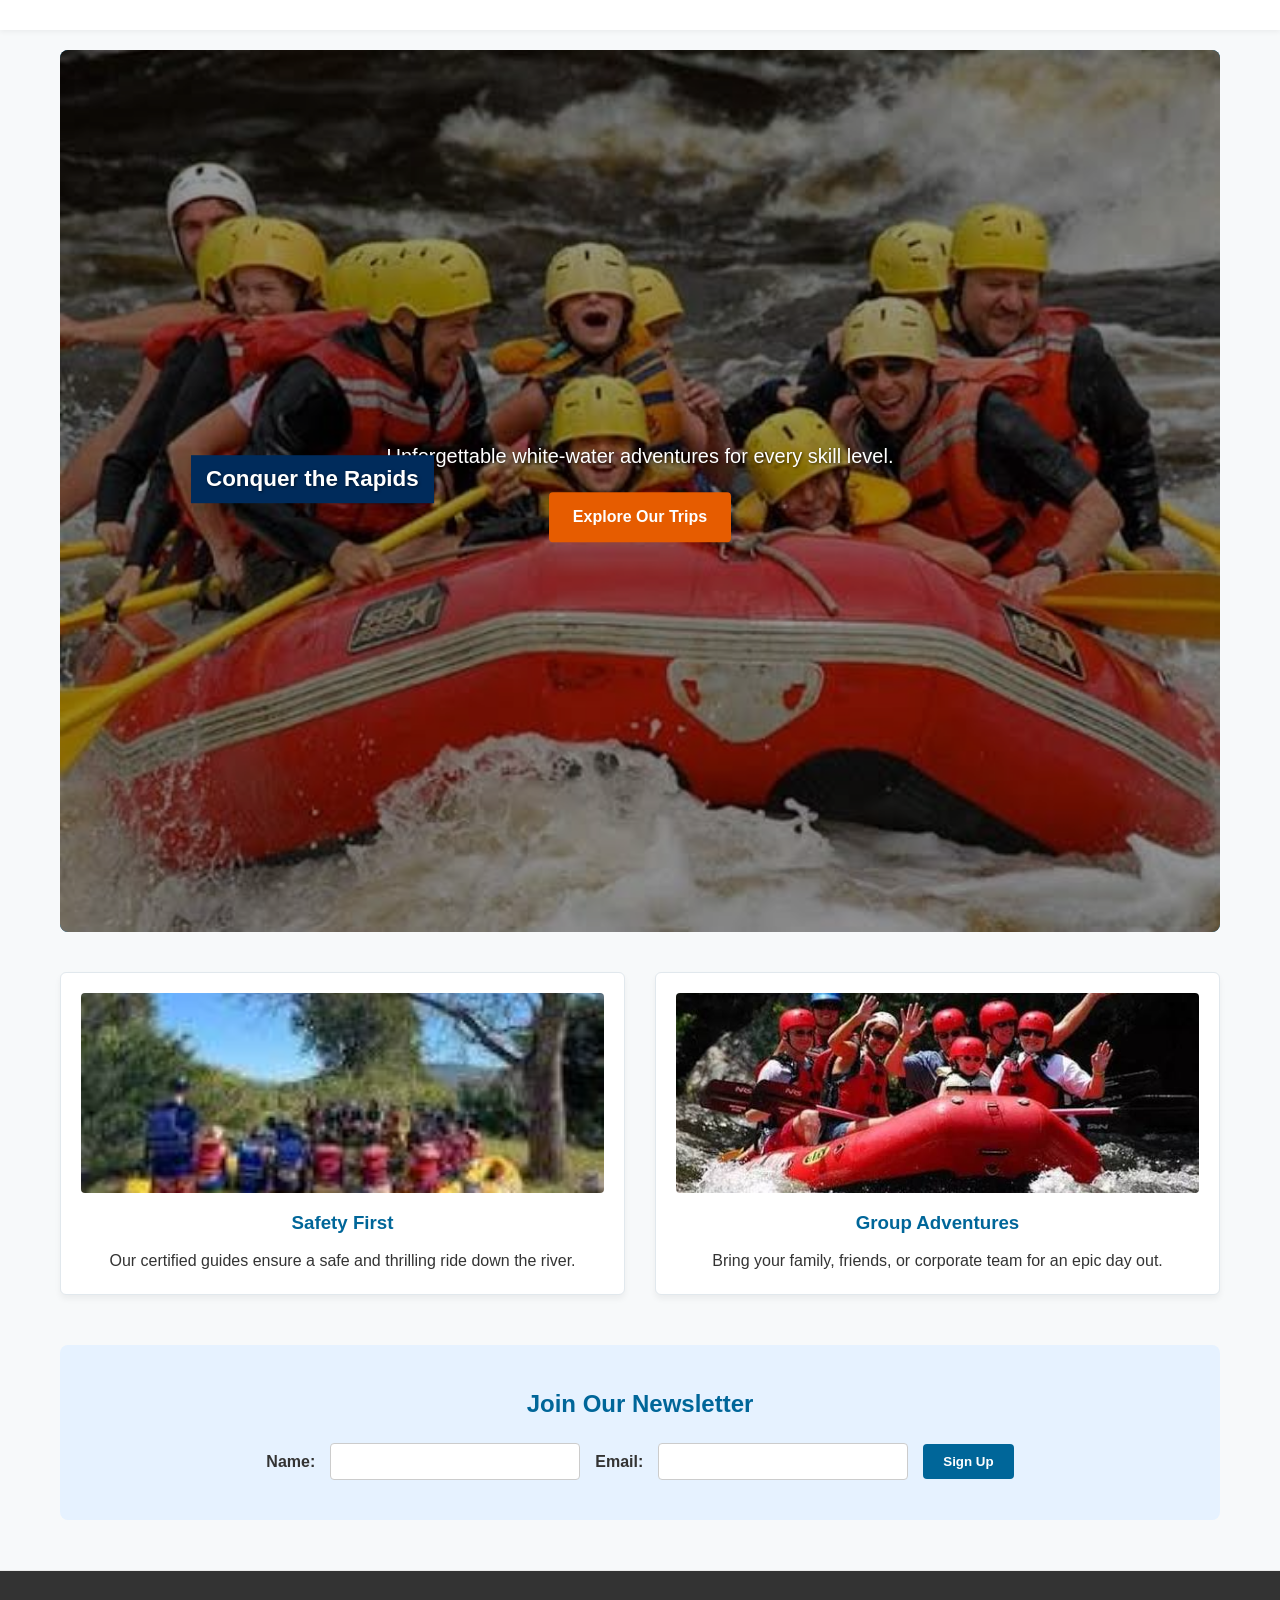
<file: wwr/index.html>
<!DOCTYPE html>
<html lang="en">
<head>
    <meta charset="UTF-8">
    <meta name="viewport" content="width=device-width, initial-scale=1.0">
    <meta name="description" content="Welcome to SwiftWater Rafting. Discover thrilling white-water rafting trips, experienced guides, and unforgettable river adventures.">
    <title>White Water Rafting Home - SwiftWater Rafting</title>
    <link rel="stylesheet" href="styles/rafting.css">
</head>
<body>
    <header>
        <!-- Same header/nav as about, contact, trips -->
    </header>
    <main>
        <section class="hero">
            <img src="images/hero-banner.jpg" alt="Rafting team navigating rapids">
            <div class="hero-msg">
                <h1>Conquer the Rapids</h1>
                <p>Unforgettable white-water adventures for every skill level.</p>
                <a href="trips.html" class="cta-button">Explore Our Trips</a>
            </div>
        </section>

        <section class="home-grid">
            <div class="grid-card">
                <img src="images/safety-briefing.jpg" alt="Safety briefing">
                <h3>Safety First</h3>
                <p>Our certified guides ensure a safe and thrilling ride down the river.</p>
            </div>
            <div class="grid-card">
                <img src="images/group_rafting.jpg" alt="Group rafting fun">
                <h3>Group Adventures</h3>
                <p>Bring your family, friends, or corporate team for an epic day out.</p>
            </div>
        </section>

        <section class="newsletter">
            <h2>Join Our Newsletter</h2>
            <form action="#" method="get">
                <label for="name">Name:</label>
                <input type="text" id="name" name="name" required>
                <label for="email">Email:</label>
                <input type="email" id="email" name="email" required>
                <button type="submit">Sign Up</button>
            </form>
        </section>
    </main>
    <footer>
        <!-- Same footer as other pages -->
    </footer>
</body>
</html>
</file>
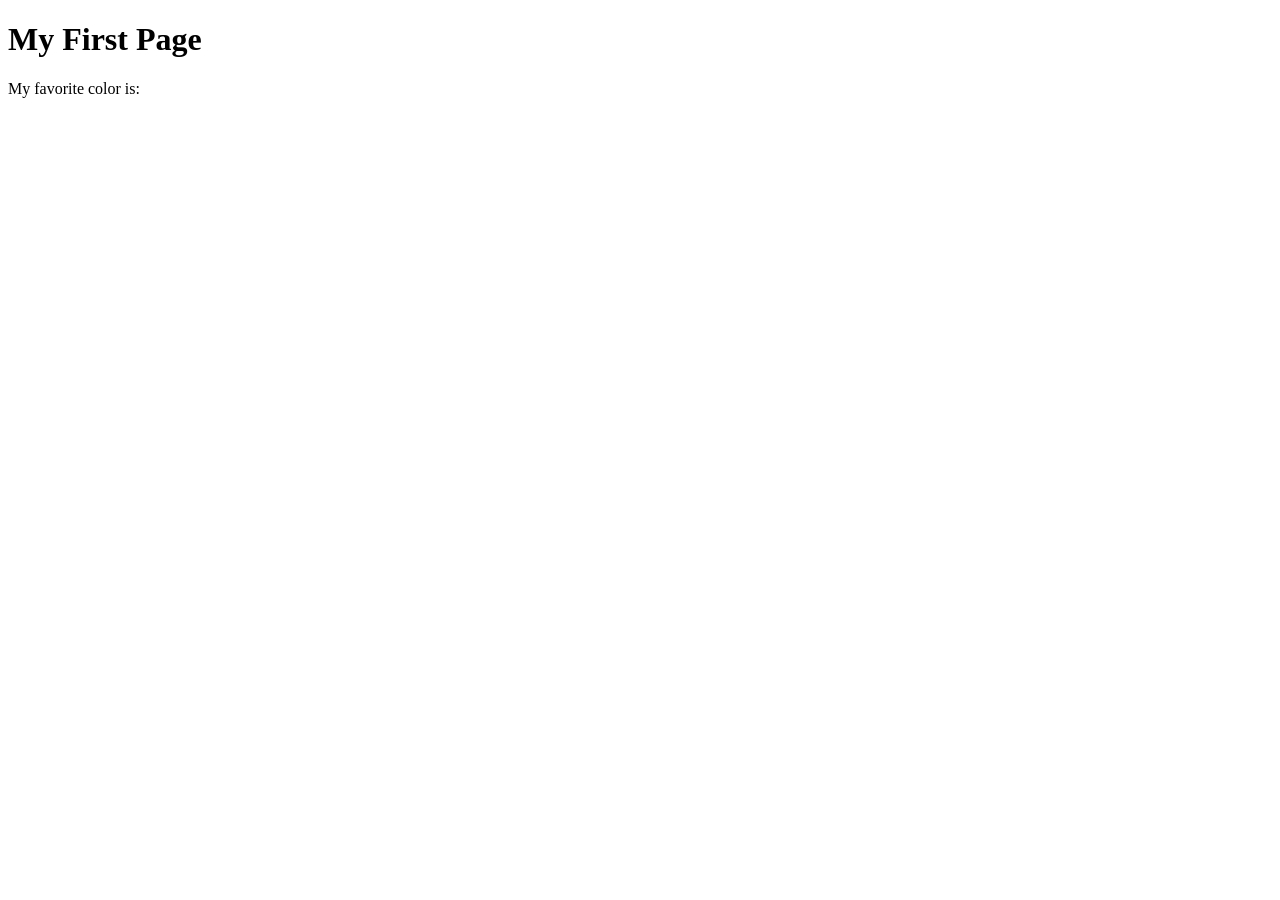
<file: week01/first-page.html>
<!DOCTYPE html>
<html lang="en">
<head>
    <meta charset="UTF-8">
    <meta name="viewport" content="width=device-width, initial-scale=1.0">
    <title>My First Page</title>
</head>
<body>
    <h1>My First Page</h1>
    <p>My favorite color is: </p>
</body>
</html>
</file>
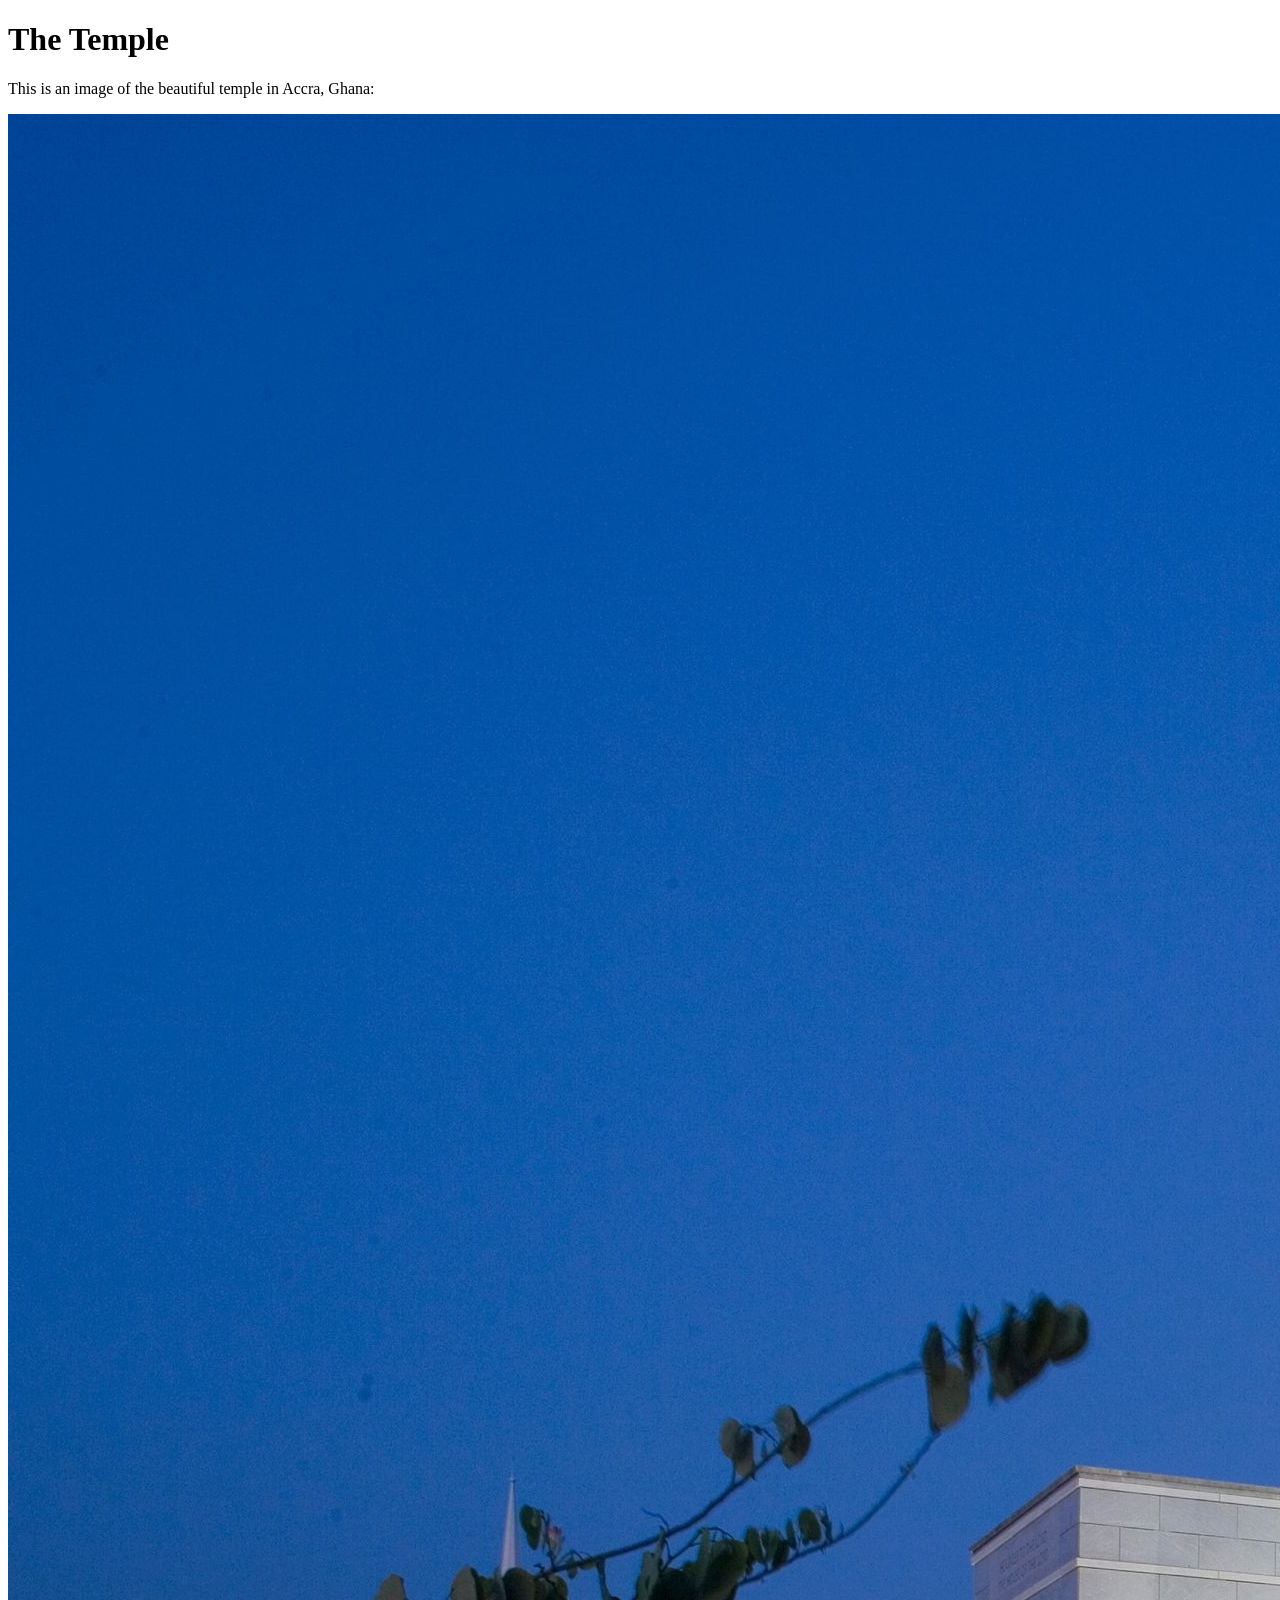
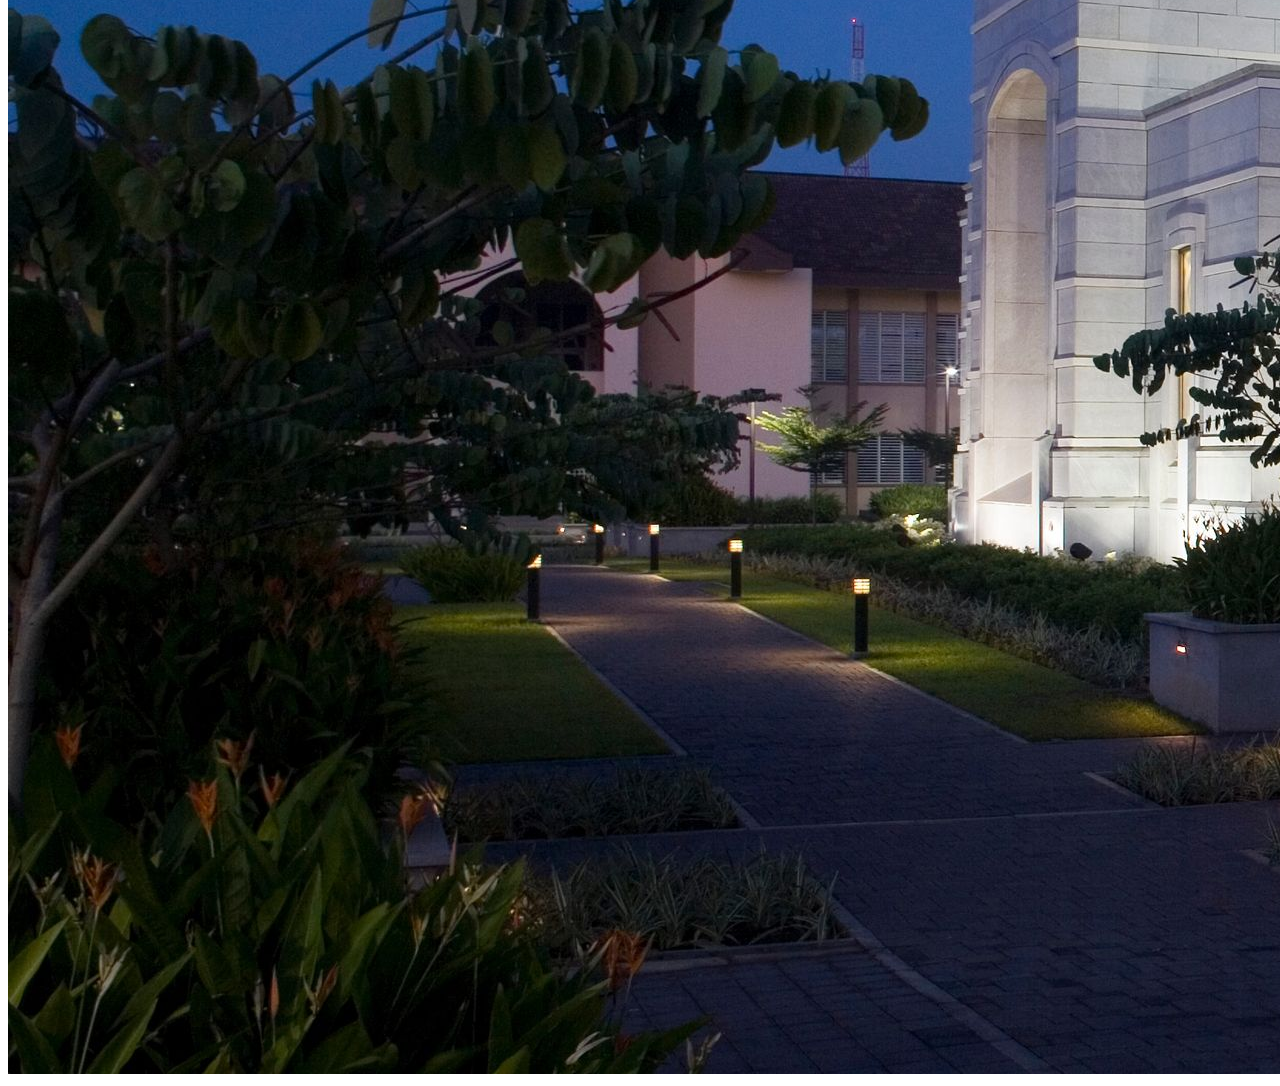
<file: week01/images.html>
<!DOCTYPE html>
<html lang="en">
<head>
    <meta charset="UTF-8">
    <meta name="viewport" content="width=device-width, initial-scale=1.0">
    <title>Temple Image</title>
</head>
<body>
    <h1>The Temple</h1>
    <p>This is an image of the beautiful temple in Accra, Ghana:</p>
    <img src="images/temple-large.jpeg" alt="The Accra Ghana Temple">
    
</body>
</html>
</file>
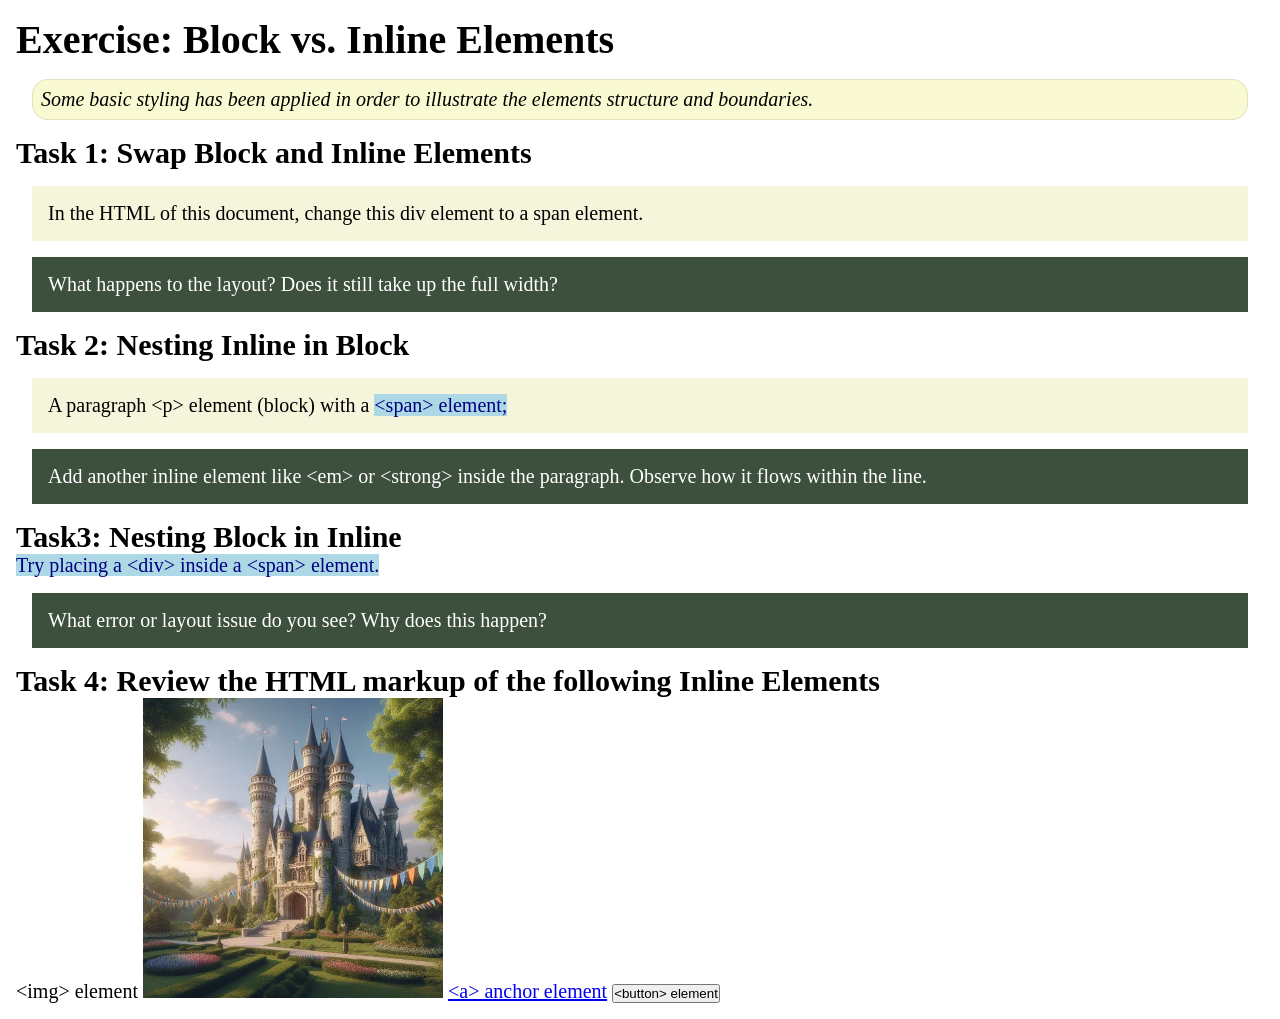
<file: week02/block-vs-inline.html>
<!DOCTYPE html>
<html lang="en">

<head>
    <meta charset="UTF-8">
    <meta name="viewport" content="width=device-width, initial-scale=1.0">
    <title>Exercise: Block vs. Inline Elements</title>
    <link rel="stylesheet" href="styles/block-vs-inline.css">
</head>

<body>
    <main>
        <h1>Exercise: Block vs. Inline Elements</h1>
        <p class="note">Some basic styling has been applied in order to illustrate the elements structure and
            boundaries.</p>

        <h2>Task 1: Swap Block and Inline Elements</h2>
        <div>In the HTML of this document, change this div element to a span element.</div>

        <p class="question">What happens to the layout? Does it still take up the full width?</p>

        <h2>Task 2: Nesting Inline in Block</h2>
        <p>A paragraph &lt;p&gt; element (block) with a <span>&lt;span&gt; element;</span></p>
        <p class="question">Add another inline element like &lt;em&gt; or &lt;strong&gt; inside the paragraph. Observe
            how it flows within the line.</p>

        <h2>Task3: Nesting Block in Inline</h2>
        <span>Try placing a &lt;div&gt; inside a &lt;span&gt; element.</span>
            <p class="question">What error or layout issue do you see? Why does this happen?</p>


            <h2>Task 4: Review the HTML markup of the following Inline Elements</h2>
        &lt;img&gt; element
        <img src="images/castle.webp" alt="placeholder image (images are inline)" width="300" height="300">
        <a href="https://churchofjesuschrist.org">&lt;a&gt; anchor element</a>
        <button type="button">&lt;button&gt; element</button>
    </main>
</body>

</html>
</file>
<file: wwr/styles/rafting.css>
/* ==========================================
   1. GLOBAL STYLES & RESET
   ========================================== */
* {
    box-sizing: border-box;
    margin: 0;
    padding: 0;
}

body {
    font-family: 'Segoe UI', Tahoma, Geneva, Verdana, sans-serif;
    line-height: 1.6;
    color: #333333;
    background-color: #f7f9fa;
}

main {
    max-width: 1200px;
    margin: 0 auto;
    padding: 20px;
}

img {
    max-width: 100%;
    height: auto;
    display: block;
}

h1, h2, h3 {
    color: #006699; /* Deep Water Blue */
    margin-bottom: 15px;
}

/* Common Button Style */
.cta-button {
    display: inline-block;
    background-color: #e65c00; /* Vibrant River Orange */
    color: #ffffff;
    padding: 12px 24px;
    text-decoration: none;
    border-radius: 4px;
    font-weight: bold;
    transition: background-color 0.3s ease;
}

.cta-button:hover {
    background-color: #b34700;
}

/* ==========================================
   2. SHARED SITE COMPONENTS (HEADER & FOOTER)
   ========================================== */
header {
    background-color: #ffffff;
    display: flex;
    justify-content: space-between;
    align-items: center;
    padding: 15px 30px;
    box-shadow: 0 2px 5px rgba(0,0,0,0.05);
}

.logo {
    max-height: 60px;
    width: auto;
}

.main-nav a {
    text-decoration: none;
    color: #006699;
    font-weight: bold;
    margin-left: 20px;
    transition: color 0.2s ease;
}

.main-nav a:hover,
.main-nav a[href="contact.html"] {
    color: #e65c00; /* Highlight active or hovered links */
}

footer {
    background-color: #333333;
    color: #ffffff;
    text-align: center;
    padding: 30px 20px;
    margin-top: 50px;
}

footer p {
    margin-bottom: 15px;
}

.socialmedia {
    display: flex;
    justify-content: center;
    gap: 15px;
}

.socialmedia img {
    width: 32px;
    height: 32px;
    border-radius: 50%;
    transition: transform 0.2s ease;
}

.socialmedia img:hover {
    transform: scale(1.1);
}

/* ==========================================
   3. PAGE 1: HOME PAGE STYLES
   ========================================== */

/* Hero Component */
.hero {
    position: relative;
    background-color: #006699; 
    color: #ffffff;
    margin-bottom: 40px;
    border-radius: 8px;
    overflow: hidden;
}

.hero img {
    width: 100%;
    height: 450px;
    object-fit: cover;
    filter: brightness(60%); 
}

.hero-msg {
    position: absolute;
    top: 50%;
    left: 50%;
    transform: translate(-50%, -50%);
    text-align: center;
    width: 80%;
}

.hero-msg h1 {
    font-size: 3rem;
    margin-bottom: 10px;
    text-shadow: 2px 2px 4px rgba(0, 0, 0, 0.6);
}

.hero-msg p {
    font-size: 1.25rem;
    margin-bottom: 20px;
    text-shadow: 1px 1px 3px rgba(0, 0, 0, 0.6);
}

/* Home Two-Column Grid */
.home-grid {
    display: grid;
    grid-template-columns: repeat(auto-fit, minmax(300px, 1fr));
    gap: 30px;
    margin-bottom: 50px;
}

.grid-card {
    background: #ffffff;
    border: 1px solid #e1e8ed;
    border-radius: 6px;
    padding: 20px;
    text-align: center;
    box-shadow: 0 4px 6px rgba(0,0,0,0.05);
}

.grid-card img {
    border-radius: 4px;
    margin: 0 auto 15px auto;
    height: 200px;
    object-fit: cover;
    width: 100%;
}

.grid-card h3 {
    color: #006699;
    margin-bottom: 10px;
}

/* Newsletter Form Section */
.newsletter {
    background-color: #e6f2ff;
    padding: 40px;
    border-radius: 8px;
    text-align: center;
}

.newsletter h2 {
    color: #006699;
    margin-bottom: 20px;
}

.newsletter form {
    display: flex;
    justify-content: center;
    align-items: center;
    gap: 15px;
    flex-wrap: wrap;
}

.newsletter label {
    font-weight: bold;
}

.newsletter input {
    padding: 10px;
    border: 1px solid #ccc;
    border-radius: 4px;
    width: 250px;
}

.newsletter button {
    background-color: #006699;
    color: white;
    border: none;
    padding: 10px 20px;
    border-radius: 4px;
    cursor: pointer;
    font-weight: bold;
    transition: background-color 0.2s;
}

.newsletter button:hover {
    background-color: #004466;
}

/* ==========================================
   4. PAGE 2: TRIPS PAGE STYLES
   ========================================== */

/* Trips Banner CTA */
.trips-cta {
    background-color: #006699;
    color: white;
    padding: 40px;
    text-align: center;
    border-radius: 8px;
    margin-bottom: 40px;
}

.trips-cta h2 {
    margin-bottom: 10px;
}

.trips-cta p {
    margin-bottom: 20px;
}

/* Three-Column Trip Cards List */
.trips-list {
    display: grid;
    grid-template-columns: repeat(auto-fit, minmax(280px, 1fr));
    gap: 30px;
    margin-bottom: 50px;
}

.trip-card {
    background: #ffffff;
    border-radius: 6px;
    overflow: hidden;
    box-shadow: 0 4px 6px rgba(0,0,0,0.05);
    border: 1px solid #e1e8ed;
}

.trip-card img {
    width: 100%;
    height: 220px;
    object-fit: cover;
}

.trip-card h3 {
    padding: 15px 15px 5px 15px;
    color: #006699;
}

.trip-card p {
    padding: 0 15px 15px 15px;
    color: #666;
    font-size: 0.95rem;
}

/* Trip Pricing Comparison Table */
.trip-table-section {
    background: #ffffff;
    padding: 30px;
    border-radius: 8px;
    box-shadow: 0 4px 6px rgba(0,0,0,0.05);
    border: 1px solid #e1e8ed;
    margin-bottom: 30px;
}

.trip-table-section h2 {
    color: #006699;
    margin-bottom: 20px;
}

table {
    width: 100%;
    border-collapse: collapse;
    text-align: left;
}

th, td {
    padding: 12px 15px;
    border-bottom: 1px solid #e1e8ed;
}

th {
    background-color: #f2f7fa;
    color: #006699;
    font-weight: bold;
}

tr:hover {
    background-color: #fdfefe;
}

/* ==========================================
   5. PAGE 3: CONTACT US PAGE STYLES
   ========================================== */
main > h1 {
    text-align: center;
    margin-bottom: 40px;
    font-size: 2.5rem;
}

/* Contact Info Section & Map Layout */
.contact-info {
    background-color: #ffffff;
    padding: 30px;
    border-radius: 8px;
    border: 1px solid #e1e8ed;
    box-shadow: 0 4px 6px rgba(0,0,0,0.05);
    margin-bottom: 40px;
}

.contact-info p {
    margin-bottom: 20px;
}

.contact-info a {
    color: #e65c00;
    text-decoration: none;
    font-weight: bold;
}

.contact-info iframe {
    width: 100%;
    border: none;
    border-radius: 6px;
    margin-top: 15px;
}

/* Team Component Styles */
.team {
    margin-bottom: 50px;
}

.team h2 {
    text-align: center;
    margin-bottom: 30px;
}

.employee-grid {
    display: grid;
    grid-template-columns: repeat(auto-fit, minmax(220px, 1fr));
    gap: 25px;
}

.employee-grid figure {
    background-color: #ffffff;
    border: 1px solid #e1e8ed;
    border-radius: 6px;
    overflow: hidden;
    text-align: center;
    box-shadow: 0 4px 6px rgba(0,0,0,0.05);
}

.employee-grid img {
    width: 100%;
    height: 250px;
    object-fit: cover;
}

.employee-grid figcaption {
    padding: 15px;
    font-weight: bold;
    color: #333333;
    background-color: #fcfdfe;
    border-top: 1px solid #e1e8ed;
}

/* Advanced Contact Form Block */
.contact-form {
    background-color: #ffffff;
    padding: 40px 30px;
    border-radius: 8px;
    border: 1px solid #e1e8ed;
    box-shadow: 0 4px 6px rgba(0,0,0,0.05);
    max-width: 700px;
    margin: 0 auto 20px auto;
}

.contact-form h2 {
    margin-bottom: 25px;
    border-bottom: 2px solid #e1e8ed;
    padding-bottom: 10px;
}

.contact-form form {
    display: flex;
    flex-direction: column;
    gap: 20px;
}

.contact-form label {
    font-weight: 600;
    color: #444444;
}

/* Style Inputs and Textareas */
.contact-form input[type="text"],
.contact-form input[type="email"],
.contact-form textarea {
    width: 100%;
    padding: 12px;
    border: 1px solid #ccc;
    border-radius: 4px;
    font-family: inherit;
    font-size: 1rem;
    margin-top: 5px;
    transition: border-color 0.2s;
}

.contact-form input:focus,
.contact-form textarea:focus {
    outline: none;
    border-color: #006699;
}

/* Fieldset and Radio Button Cleanup */
.contact-form fieldset {
    border: 1px solid #e1e8ed;
    border-radius: 6px;
    padding: 20px;
    margin: 10px 0;
}

.contact-form legend {
    font-weight: bold;
    padding: 0 10px;
    color: #006699;
}

.contact-form fieldset label {
    display: flex;
    align-items: center;
    gap: 10px;
    margin-bottom: 12px;
    font-weight: normal;
    cursor: pointer;
}

.contact-form fieldset label:last-child {
    margin-bottom: 0;
}

/* Inline checkbox styling */
.contact-form label[for="newsletter"] {
    display: flex;
    align-items: center;
    gap: 10px;
    font-weight: normal;
    cursor: pointer;
    margin-top: 5px;
}

/* Form Action Button styling */
.contact-form button[type="submit"] {
    background-color: #006699;
    color: #ffffff;
    border: none;
    padding: 14px 28px;
    border-radius: 4px;
    font-size: 1rem;
    font-weight: bold;
    cursor: pointer;
    align-self: flex-start;
    transition: background-color 0.2s ease;
}

.contact-form button[type="submit"]:hover {
    background-color: #004466;
}




/* ==========================================================================
   About.html
   ========================================================================== */

/* 1. Hero Layout: Adds the dark blue title bar and matches mobile text box styling */
.hero {
    position: relative;
    width: 100%;
}

.hero > img {
    width: 100%;
    height: auto;
    display: block;
}

.hero h1 {
    position: absolute;
    top: 15px;
    left: 15px;
    margin: 0;
    color: #ffffff;
    font-size: 1.4rem; 
    font-weight: bold;
    background-color: #002b5b; /* Exact dark blue block behind title from your image */
    padding: 6px 15px;
    text-shadow: 1px 1px 3px rgba(0, 0, 0, 0.5);
}

.hero article {
    position: absolute;
    bottom: 15px;
    left: 15px;
    right: 15px;
    background-color: rgba(255, 255, 255, 0.9);
    padding: 12px;
    border-radius: 4px;
    display: flex;
    flex-direction: row; 
    align-items: center;
    gap: 12px;
    box-shadow: 0 4px 10px rgba(0, 0, 0, 0.15);
}

.hero article p {
    margin: 0;
    color: #333333;
    font-size: 0.7rem; 
    line-height: 1.4;
    order: 1;
}

.hero article img {
    width: 65px; 
    height: auto;
    border-radius: 2px;
    order: 2; 
}




/* 2. History Section: Align text columns and enlarge center badge emblem */
.history-content {
    display: flex;
    flex-direction: row;
    justify-content: space-between;
    align-items: center;
    gap: 20px;
    margin-top: 15px;
}

.history-content p {
    flex: 2;
    font-size: 0.75rem;
    line-height: 1.5;
    color: #444444;
}

.history-content img {
    flex: 1;
    width: 90px; /* This makes the emblem significantly larger */
    max-width: 100px;
    height: auto;
    object-fit: contain;
}


/* 3. Adventure Cards Layout: Forces all 5 cards side-by-side horizontally */
.adventure-grid {
    display: flex;
    flex-direction: row; /* Enforces horizontal alignment */
    justify-content: space-between;
    gap: 8px; /* Compact padding gaps to fit 5 mobile cards in a row */
    width: 100%;
    margin-top: 15px;
}

.adventure-card {
    flex: 1;
    text-align: center;
}

.adventure-card img {
    width: 100%;
    height: auto;
    object-fit: cover;
    border-radius: 2px;
}

.adventure-card h3 {
    margin-top: 5px;
    font-size: 0.5rem; /* Small scale font fits perfectly on phone rows */
    color: #333333;
    font-weight: normal;
}

/* 4. Footer Layout: Matches clean horizontal spacing for text and logos */
footer {
    display: flex;
    flex-direction: row;
    justify-content: space-between;
    align-items: center;
    padding: 15px 0;
    border-top: 1px solid #eaeaea;
    margin-top: 30px;
    font-size: 0.7rem;
}

.social-links {
    display: flex;
    flex-direction: row; /* Enforces horizontal social alignment */
    align-items: center;
    gap: 8px;
}

.social-links img {
    width: 24px;
    height: 24px;
    object-fit: contain;
}
</file>
<file: week02/styles/block-vs-inline.css>
* {
    margin: 0;
    padding: 0;
}

body {
    font-size: 20px;
    margin: 1rem;
}

p,
div {
    background-color: beige;
    margin: 1rem;
    padding: 1rem;
}

span {
    color: navy;
    background-color: lightblue;
}

code {
    margin: 0;
    padding: 0;
    color: green;
    font-size: 1.2rem;
}

.note {
    font-style: italic;
    background-color: lightgoldenrodyellow;
    border-radius: 1rem;
    border: 1px solid rgb(0 0 0 / 10%);
    margin: 1rem;
    padding: .5rem;
}

.question {
    background-color: #3d503d;
    color: #fff;
}
</file>
